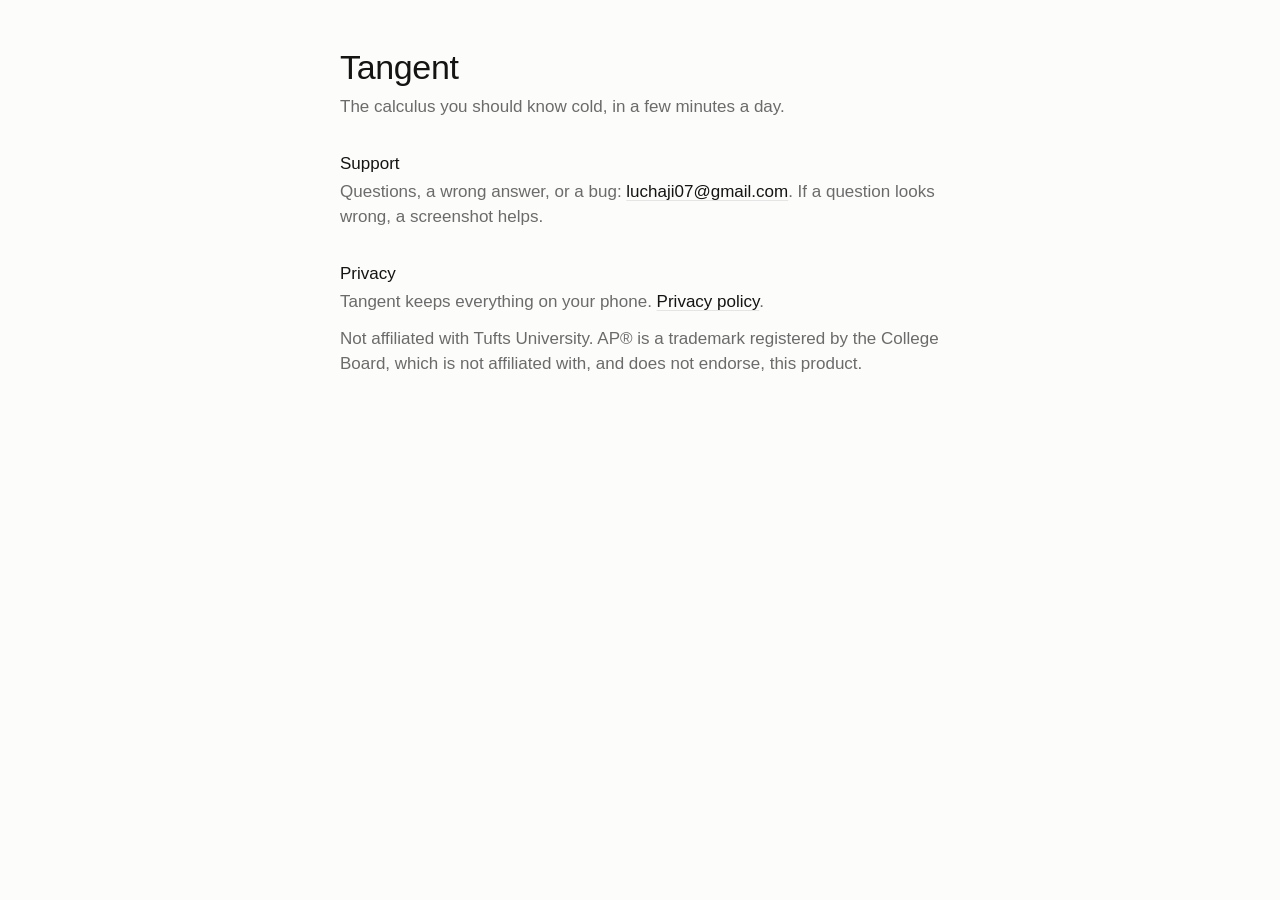
<file: index.html>
<!doctype html>
<html lang="en">
<head>
  <meta charset="utf-8">
  <meta name="viewport" content="width=device-width, initial-scale=1">
  <title>Tangent</title>
  <meta name="description" content="The calculus you should know cold, in a few minutes a day.">
  <link rel="stylesheet" href="style.css">
  <link rel="icon" href="icon.png">
  <link rel="apple-touch-icon" href="icon.png">
</head>
<body>
<main>
  <h1>Tangent</h1>
  <p class="lede">The calculus you should know cold, in a few minutes a day.</p>
  <h2>Support</h2>
  <p>Questions, a wrong answer, or a bug: <a href="mailto:luchaji07@gmail.com">luchaji07@gmail.com</a>. If a question looks wrong, a screenshot helps.</p>
  <h2>Privacy</h2>
  <p>Tangent keeps everything on your phone. <a href="privacy/">Privacy policy</a>.</p>
  <p class="fine">Not affiliated with Tufts University. AP® is a trademark registered by the College Board, which is not affiliated with, and does not endorse, this product.</p>
</main>
</body>
</html>
</file>
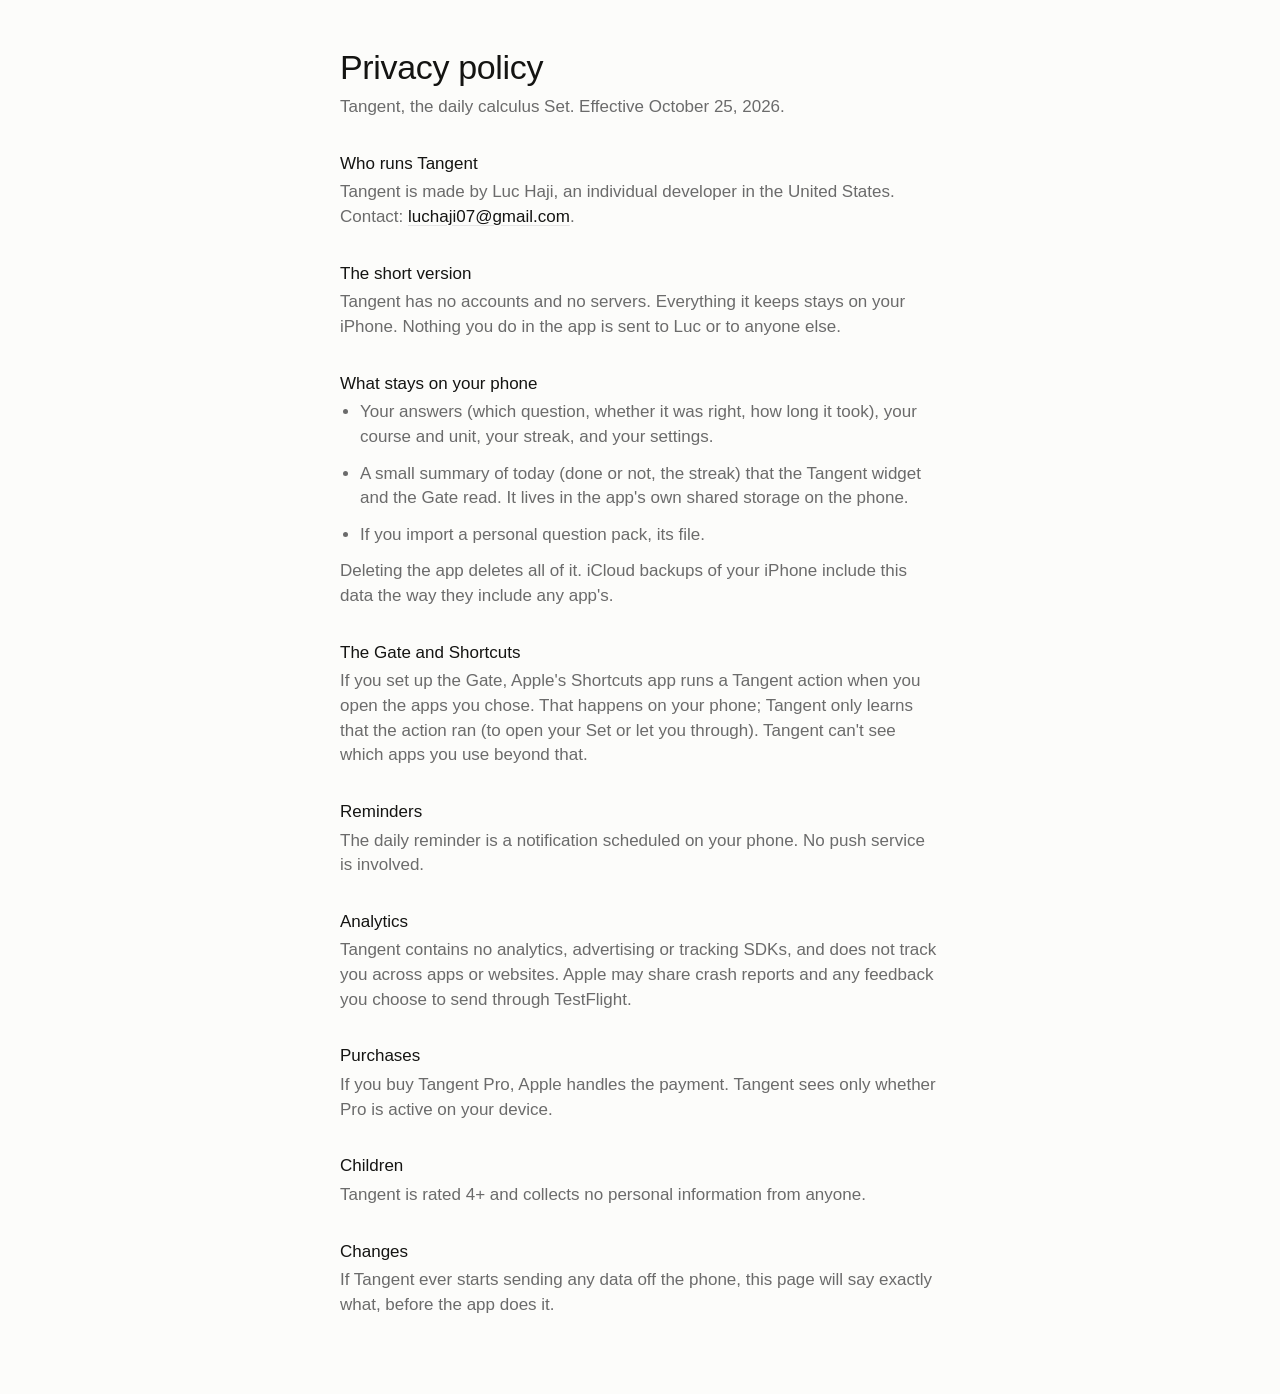
<file: privacy/index.html>
<!doctype html>
<html lang="en">
<head>
  <meta charset="utf-8">
  <meta name="viewport" content="width=device-width, initial-scale=1">
  <title>Tangent privacy policy</title>
  <meta name="description" content="What Tangent keeps (almost nothing), and where it stays (on your phone).">
  <link rel="stylesheet" href="../style.css">
  <link rel="icon" href="../icon.png">
  <link rel="apple-touch-icon" href="../icon.png">
</head>
<body>
<main>
  <h1>Privacy policy</h1>
  <p class="lede">Tangent, the daily calculus Set. Effective October 25, 2026.</p>

  <h2>Who runs Tangent</h2>
  <p>Tangent is made by Luc Haji, an individual developer in the United States. Contact: <a href="mailto:luchaji07@gmail.com">luchaji07@gmail.com</a>.</p>

  <h2>The short version</h2>
  <p>Tangent has no accounts and no servers. Everything it keeps stays on your iPhone. Nothing you do in the app is sent to Luc or to anyone else.</p>

  <h2>What stays on your phone</h2>
  <ul>
    <li>Your answers (which question, whether it was right, how long it took), your course and unit, your streak, and your settings.</li>
    <li>A small summary of today (done or not, the streak) that the Tangent widget and the Gate read. It lives in the app's own shared storage on the phone.</li>
    <li>If you import a personal question pack, its file.</li>
  </ul>
  <p>Deleting the app deletes all of it. iCloud backups of your iPhone include this data the way they include any app's.</p>

  <h2>The Gate and Shortcuts</h2>
  <p>If you set up the Gate, Apple's Shortcuts app runs a Tangent action when you open the apps you chose. That happens on your phone; Tangent only learns that the action ran (to open your Set or let you through). Tangent can't see which apps you use beyond that.</p>

  <h2>Reminders</h2>
  <p>The daily reminder is a notification scheduled on your phone. No push service is involved.</p>

  <h2>Analytics</h2>
  <p>Tangent contains no analytics, advertising or tracking SDKs, and does not track you across apps or websites. Apple may share crash reports and any feedback you choose to send through TestFlight.</p>

  <h2>Purchases</h2>
  <p>If you buy Tangent Pro, Apple handles the payment. Tangent sees only whether Pro is active on your device.</p>

  <h2>Children</h2>
  <p>Tangent is rated 4+ and collects no personal information from anyone.</p>

  <h2>Changes</h2>
  <p>If Tangent ever starts sending any data off the phone, this page will say exactly what, before the app does it.</p>
</main>
</body>
</html>
</file>
<file: style.css>
/* Gel (SPEC §11): paper white, ink, one gray, one weight. Dark mode is the black pouch. */
:root {
  --bg: #fcfcfa;
  --ink: #141412;
  --gray: #6b6b6b;
  --hairline: #e5e5e5;
}
@media (prefers-color-scheme: dark) {
  :root {
    --bg: #000000;
    --ink: #f5f5f5;
    --gray: #9a9a9a;
    --hairline: #262626;
  }
}
* { box-sizing: border-box; }
body {
  margin: 0;
  background: var(--bg);
  color: var(--ink);
  font: 400 17px/1.45 -apple-system, BlinkMacSystemFont, "SF Pro Text", "Helvetica Neue", Arial, sans-serif;
  font-variant-numeric: tabular-nums;
  -webkit-text-size-adjust: 100%;
}
main { max-width: 640px; margin: 0 auto; padding: 48px 20px 64px; }
h1 { font-weight: 400; font-size: 34px; line-height: 1.15; margin: 0 0 8px; letter-spacing: -0.01em; }
h2 { font-weight: 400; font-size: 17px; margin: 32px 0 4px; }
p, li { color: var(--gray); margin: 0 0 12px; }
ul { padding-left: 20px; margin: 0 0 12px; }
.lede { color: var(--gray); margin-bottom: 32px; }
a { color: var(--ink); text-decoration: underline; text-decoration-color: var(--hairline); text-underline-offset: 3px; }
a:hover { text-decoration-color: var(--ink); }
footer { border-top: 1px solid var(--hairline); margin-top: 48px; padding-top: 16px; color: var(--gray); font-size: 15px; }
footer a { margin-right: 16px; }
</file>
